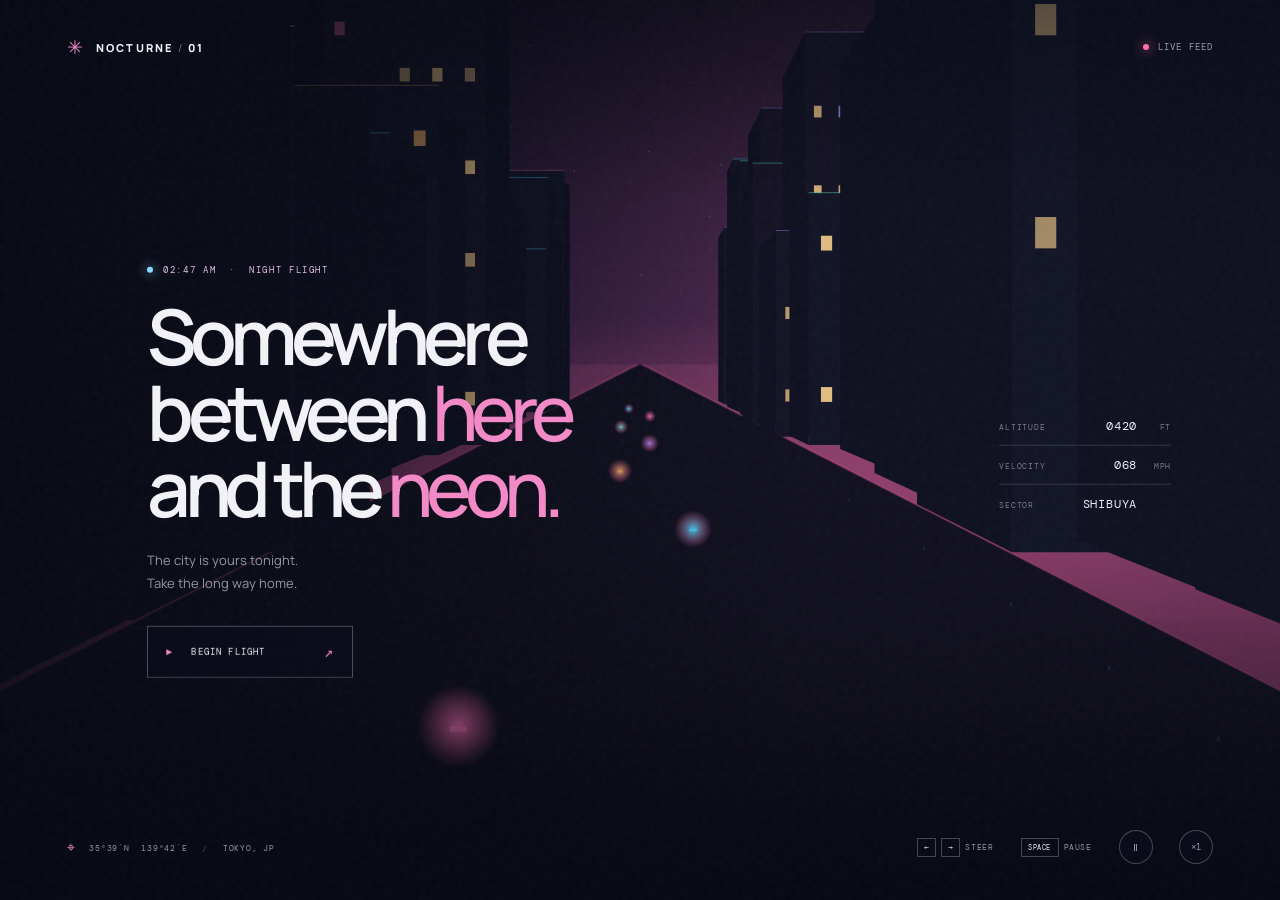
<file: index.html>
<!doctype html>
<html lang="en">
  <head>
    <meta charset="utf-8" />
    <meta name="viewport" content="width=device-width, initial-scale=1" />
    <meta name="theme-color" content="#070914" />
    <meta
      name="description"
      content="Take a quiet, neon-lit flight through the city after dark."
    />
    <link rel="icon" href="data:," />
    <title>Night City — After Hours</title>
    <link rel="preconnect" href="https://fonts.googleapis.com" />
    <link rel="preconnect" href="https://fonts.gstatic.com" crossorigin />
    <link
      href="https://fonts.googleapis.com/css2?family=DM+Mono:wght@400;500&family=Manrope:wght@400;500;600;700;800&display=swap"
      rel="stylesheet"
    />
    <link rel="stylesheet" href="styles.css" />
    <script src="script.js" defer></script>
  </head>
  <body>
    <main class="experience" aria-label="Night city flight simulator">
      <canvas id="city" aria-label="Animated view flying through a neon city"></canvas>
      <div class="vignette" aria-hidden="true"></div>
      <div class="grain" aria-hidden="true"></div>

      <header class="topbar">
        <a class="wordmark" href="#" aria-label="Night City home">
          <span class="wordmark-icon" aria-hidden="true">✳</span>
          <span>NOCTURNE<span class="wordmark-divider"> / </span>01</span>
        </a>
        <div class="live-status"><span class="status-dot"></span> LIVE FEED</div>
      </header>

      <section class="intro" aria-live="polite">
        <p class="eyebrow"><span></span> 02:47 AM &nbsp;·&nbsp; NIGHT FLIGHT</p>
        <h1>Somewhere<br />between <em>here</em><br />and the <em>neon.</em></h1>
        <p class="intro-copy">The city is yours tonight.<br />Take the long way home.</p>
        <button class="start-button" id="start-button" type="button">
          <span class="play-icon" aria-hidden="true">▶</span>
          <span id="start-label">BEGIN FLIGHT</span>
          <span class="button-arrow" aria-hidden="true">↗</span>
        </button>
      </section>

      <aside class="flight-data" aria-label="Flight telemetry">
        <div class="data-row"><span class="data-label">ALTITUDE</span><span id="altitude">0420</span><span class="data-unit">FT</span></div>
        <div class="data-rule"></div>
        <div class="data-row"><span class="data-label">VELOCITY</span><span id="velocity">068</span><span class="data-unit">MPH</span></div>
        <div class="data-rule"></div>
        <div class="data-row"><span class="data-label">SECTOR</span><span>SHIBUYA</span></div>
      </aside>

      <footer class="bottombar">
        <div class="coordinates"><span class="coordinate-mark">⌖</span> 35°39′N&nbsp; 139°42′E <span class="coordinate-separator">/</span> TOKYO, JP</div>
        <div class="flight-controls">
          <span class="control-hint"><kbd>←</kbd><kbd>→</kbd> STEER</span>
          <span class="control-hint"><kbd>SPACE</kbd> PAUSE</span>
          <button class="icon-button" id="pause-button" type="button" aria-label="Pause flight" title="Pause flight" disabled>
            <span class="pause-icon" aria-hidden="true">Ⅱ</span>
          </button>
          <button class="icon-button speed-button" id="speed-button" type="button" aria-label="Change flight speed" title="Change flight speed">×1</button>
        </div>
      </footer>
      <div class="pause-overlay" id="pause-overlay" aria-hidden="true">FLIGHT PAUSED <span>— PRESS SPACE TO RESUME</span></div>
    </main>
  </body>
</html>
</file>
<file: styles.css>
:root {
  color-scheme: dark;
  font-family: "Manrope", sans-serif;
  color: #f3f1f8;
  background: #070914;
  font-synthesis: none;
  text-rendering: optimizeLegibility;
}

* {
  box-sizing: border-box;
}

html,
body {
  width: 100%;
  height: 100%;
  min-width: 320px;
  min-height: 480px;
  margin: 0;
  overflow: hidden;
}

button,
a {
  color: inherit;
  font: inherit;
}

.experience {
  position: relative;
  width: 100%;
  height: 100%;
  min-height: 480px;
  overflow: hidden;
  isolation: isolate;
  background: #080b19;
}

#city,
.vignette,
.grain {
  position: absolute;
  inset: 0;
  width: 100%;
  height: 100%;
}

#city {
  display: block;
}

.vignette {
  z-index: 1;
  pointer-events: none;
  background:
    linear-gradient(90deg, rgb(5 7 17 / 77%) 0%, rgb(5 7 17 / 52%) 27%, transparent 64%),
    linear-gradient(0deg, rgb(5 7 17 / 73%) 0%, transparent 22%, transparent 78%, rgb(5 7 17 / 42%) 100%),
    radial-gradient(ellipse at 68% 48%, transparent 26%, rgb(5 7 17 / 28%) 100%);
}

.grain {
  z-index: 2;
  opacity: 0.11;
  pointer-events: none;
  background-image: url("data:image/svg+xml,%3Csvg viewBox='0 0 180 180' xmlns='http://www.w3.org/2000/svg'%3E%3Cfilter id='n'%3E%3CfeTurbulence type='fractalNoise' baseFrequency='.85' numOctaves='3' stitchTiles='stitch'/%3E%3C/filter%3E%3Crect width='100%25' height='100%25' filter='url(%23n)' opacity='.32'/%3E%3C/svg%3E");
}

.topbar,
.bottombar {
  position: absolute;
  z-index: 3;
  right: clamp(22px, 5.2vw, 82px);
  left: clamp(22px, 5.2vw, 82px);
  display: flex;
  align-items: center;
  justify-content: space-between;
}

.topbar {
  top: clamp(22px, 4.2vh, 44px);
}

.wordmark {
  display: inline-flex;
  gap: 11px;
  align-items: center;
  text-decoration: none;
  font-size: 11px;
  font-weight: 800;
  letter-spacing: 0.2em;
}

.wordmark-icon {
  color: #f48acb;
  font-size: 19px;
  line-height: 1;
}

.wordmark-divider {
  color: #737387;
  font-weight: 400;
}

.live-status,
.eyebrow,
.coordinates,
.flight-controls,
.flight-data,
.pause-overlay {
  font-family: "DM Mono", monospace;
}

.live-status {
  display: flex;
  gap: 9px;
  align-items: center;
  color: rgb(235 230 246 / 66%);
  font-size: 9px;
  letter-spacing: 0.13em;
}

.status-dot,
.eyebrow span {
  width: 6px;
  height: 6px;
  border-radius: 50%;
  background: #ff6ea8;
  box-shadow: 0 0 12px #ff6ea8;
}

.status-dot {
  animation: blink 2s ease-in-out infinite;
}

.intro {
  position: absolute;
  z-index: 3;
  top: 50%;
  left: clamp(28px, 11.5vw, 178px);
  width: min(440px, calc(100vw - 56px));
  transform: translateY(-45%);
  transition: opacity 400ms ease, transform 400ms ease;
}

.experience.is-flying .intro {
  opacity: 0;
  pointer-events: none;
  transform: translateY(-48%);
}

.eyebrow {
  display: flex;
  gap: 10px;
  align-items: center;
  margin: 0 0 22px;
  color: #e3c3e1;
  font-size: 9px;
  letter-spacing: 0.18em;
}

.eyebrow span {
  display: inline-block;
  background: #8bdbff;
  box-shadow: 0 0 12px #8bdbff;
}

h1 {
  margin: 0;
  font-size: clamp(52px, 6vw, 88px);
  font-weight: 600;
  letter-spacing: -0.085em;
  line-height: 0.99;
}

h1 em {
  color: #f28ac8;
  font-weight: 500;
}

.intro-copy {
  margin: 23px 0 30px;
  color: rgb(226 224 238 / 65%);
  font-size: 13px;
  line-height: 1.8;
}

.start-button {
  display: inline-flex;
  min-width: 206px;
  height: 52px;
  gap: 18px;
  align-items: center;
  padding: 0 18px;
  border: 1px solid rgb(255 255 255 / 27%);
  background: rgb(14 15 31 / 46%);
  cursor: pointer;
  font-family: "DM Mono", monospace;
  font-size: 9px;
  letter-spacing: 0.13em;
  transition: background 180ms ease, border-color 180ms ease, transform 180ms ease;
  backdrop-filter: blur(12px);
}

.start-button:hover {
  transform: translateY(-2px);
  border-color: #f28ac8;
  background: rgb(242 138 200 / 13%);
}

.play-icon {
  color: #f28ac8;
  font-size: 10px;
}

.button-arrow {
  margin-left: auto;
  color: #f28ac8;
  font-size: 15px;
}

.flight-data {
  position: absolute;
  z-index: 3;
  top: 50%;
  right: clamp(28px, 8.5vw, 132px);
  width: 172px;
  padding: 16px 0;
  color: #f1eefa;
  font-size: 10px;
  letter-spacing: 0.08em;
  transform: translateY(-40%);
}

.data-row {
  display: grid;
  grid-template-columns: 1fr auto 25px;
  gap: 9px;
  align-items: baseline;
  padding: 11px 0;
}

.data-row span:nth-child(2) {
  font-size: 12px;
}

.data-label,
.data-unit {
  color: rgb(217 211 231 / 53%);
  font-size: 8px;
}

.data-unit {
  text-align: right;
}

.data-rule {
  height: 1px;
  background: rgb(230 220 246 / 16%);
}

.bottombar {
  bottom: clamp(22px, 4vh, 40px);
}

.coordinates {
  color: rgb(229 224 241 / 65%);
  font-size: 8px;
  letter-spacing: 0.1em;
}

.coordinate-mark {
  margin-right: 8px;
  color: #f28ac8;
  font-size: 14px;
  vertical-align: -1px;
}

.coordinate-separator {
  margin: 0 9px;
  color: rgb(229 224 241 / 33%);
}

.flight-controls {
  display: flex;
  gap: clamp(12px, 2.1vw, 32px);
  align-items: center;
  color: rgb(229 224 241 / 65%);
  font-size: 8px;
  letter-spacing: 0.08em;
}

.control-hint {
  display: inline-flex;
  gap: 5px;
  align-items: center;
}

kbd {
  display: inline-grid;
  width: 19px;
  height: 19px;
  place-items: center;
  border: 1px solid rgb(255 255 255 / 24%);
  color: #f4ecfa;
  font: inherit;
  font-size: 8px;
}

.control-hint:nth-child(2) kbd {
  width: 38px;
  font-size: 7px;
}

.icon-button {
  display: grid;
  width: 34px;
  height: 34px;
  place-items: center;
  border: 1px solid rgb(255 255 255 / 24%);
  border-radius: 50%;
  background: rgb(14 15 31 / 46%);
  cursor: pointer;
  font-family: "DM Mono", monospace;
  font-size: 10px;
  transition: border-color 180ms ease, background 180ms ease;
}

.icon-button:hover,
.icon-button:focus-visible {
  border-color: #f28ac8;
  background: rgb(242 138 200 / 14%);
}

.speed-button {
  font-size: 9px;
}

.pause-overlay {
  position: absolute;
  z-index: 4;
  top: 50%;
  left: 50%;
  display: none;
  padding: 16px 22px;
  border: 1px solid rgb(255 255 255 / 24%);
  background: rgb(7 9 20 / 78%);
  font-size: 10px;
  letter-spacing: 0.14em;
  transform: translate(-50%, -50%);
  backdrop-filter: blur(12px);
}

.pause-overlay span {
  color: rgb(229 224 241 / 56%);
  font-size: 8px;
}

.pause-overlay.is-visible {
  display: block;
}

@keyframes blink {
  50% { opacity: 0.35; }
}

@media (max-width: 700px) {
  .vignette {
    background:
      linear-gradient(90deg, rgb(5 7 17 / 72%), rgb(5 7 17 / 20%) 88%),
      linear-gradient(0deg, rgb(5 7 17 / 78%), transparent 42%, rgb(5 7 17 / 35%));
  }

  .intro {
    top: 48%;
    left: 8vw;
  }

  h1 {
    font-size: clamp(54px, 12vw, 76px);
  }

  .flight-data {
    top: auto;
    right: 8vw;
    bottom: 86px;
    width: 142px;
    transform: none;
  }

  .data-row {
    padding: 7px 0;
  }

  .coordinates {
    display: none;
  }

  .bottombar {
    justify-content: flex-end;
  }

  .flight-controls {
    gap: 12px;
  }
}

@media (max-width: 430px) {
  .control-hint {
    display: none;
  }

  .flight-data {
    right: 7vw;
    bottom: 82px;
  }

  .intro-copy {
    margin: 16px 0 22px;
  }

  .pause-overlay {
    width: max-content;
    max-width: calc(100vw - 32px);
    text-align: center;
    line-height: 2;
  }

  .pause-overlay span {
    display: block;
  }
}

@media (prefers-reduced-motion: reduce) {
  *,
  *::before,
  *::after {
    scroll-behavior: auto !important;
    animation-duration: 0.01ms !important;
    animation-iteration-count: 1 !important;
    transition-duration: 0.01ms !important;
  }
}
</file>
